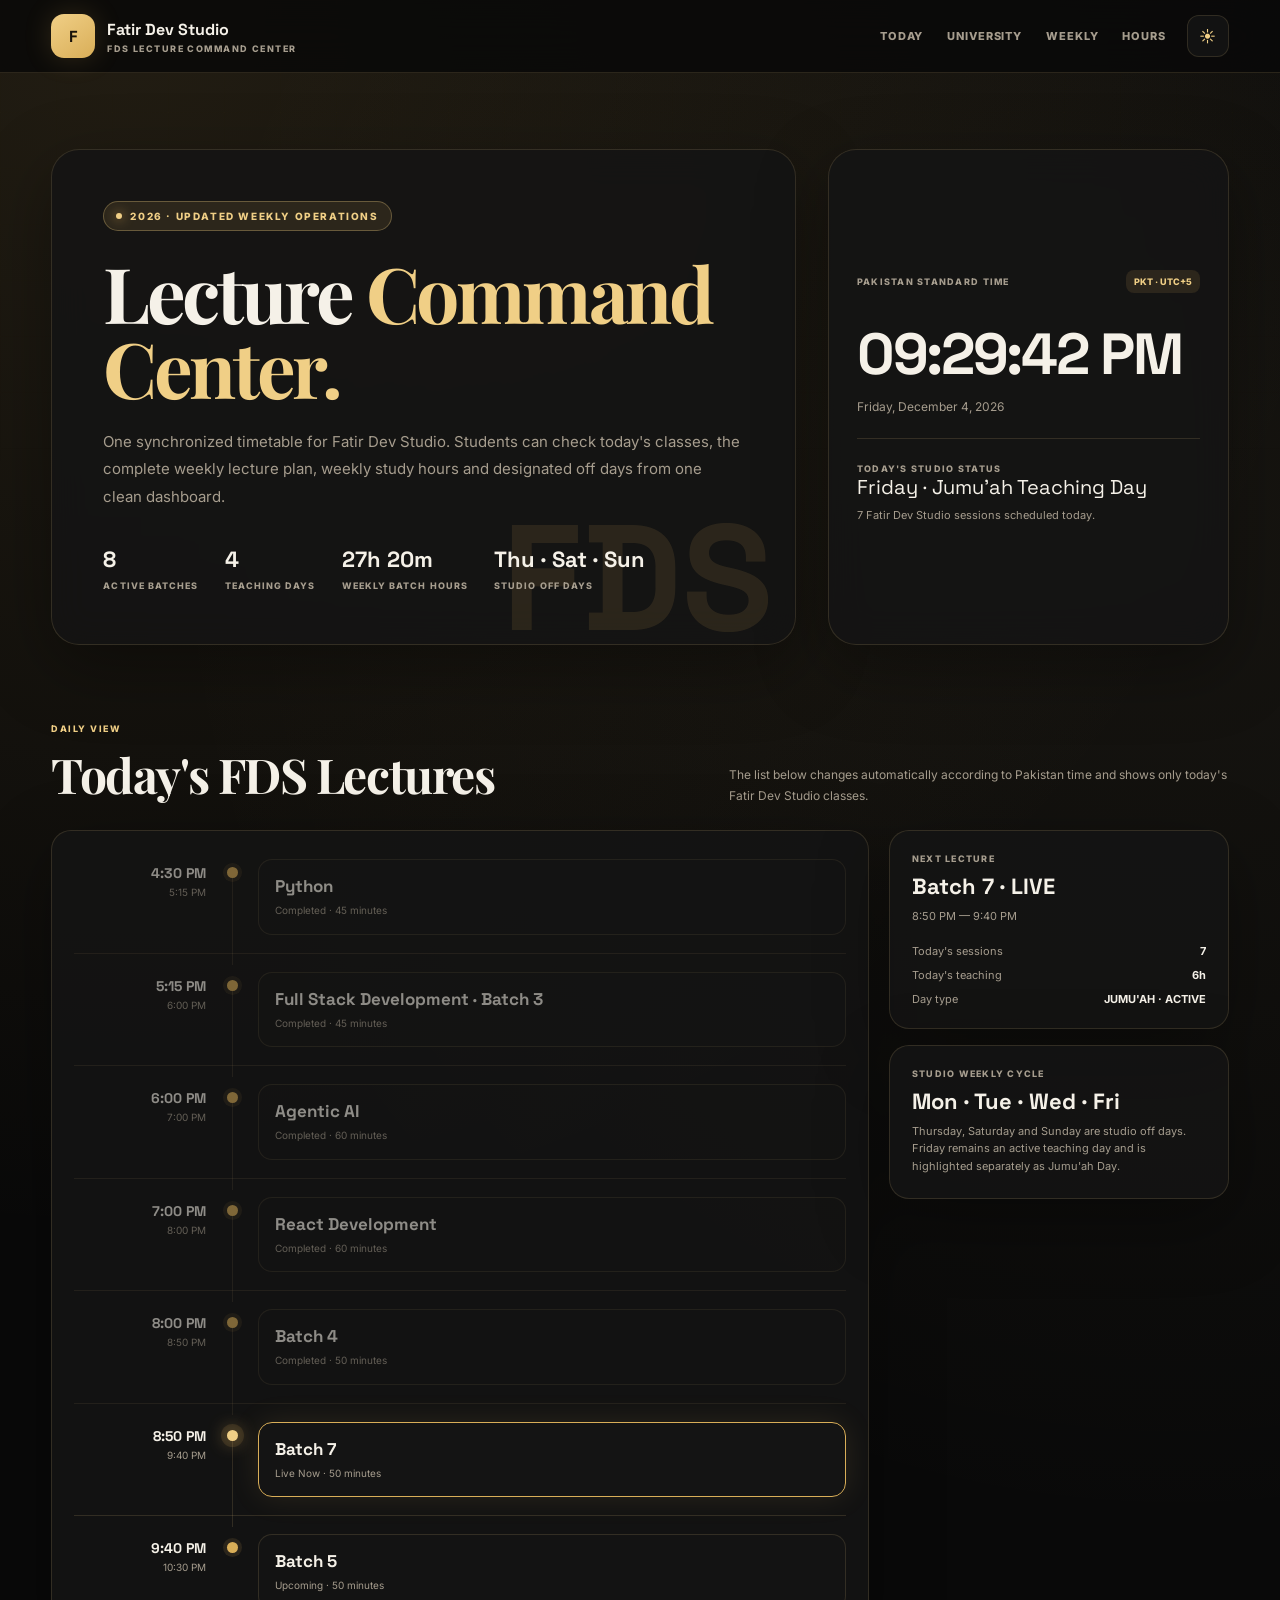
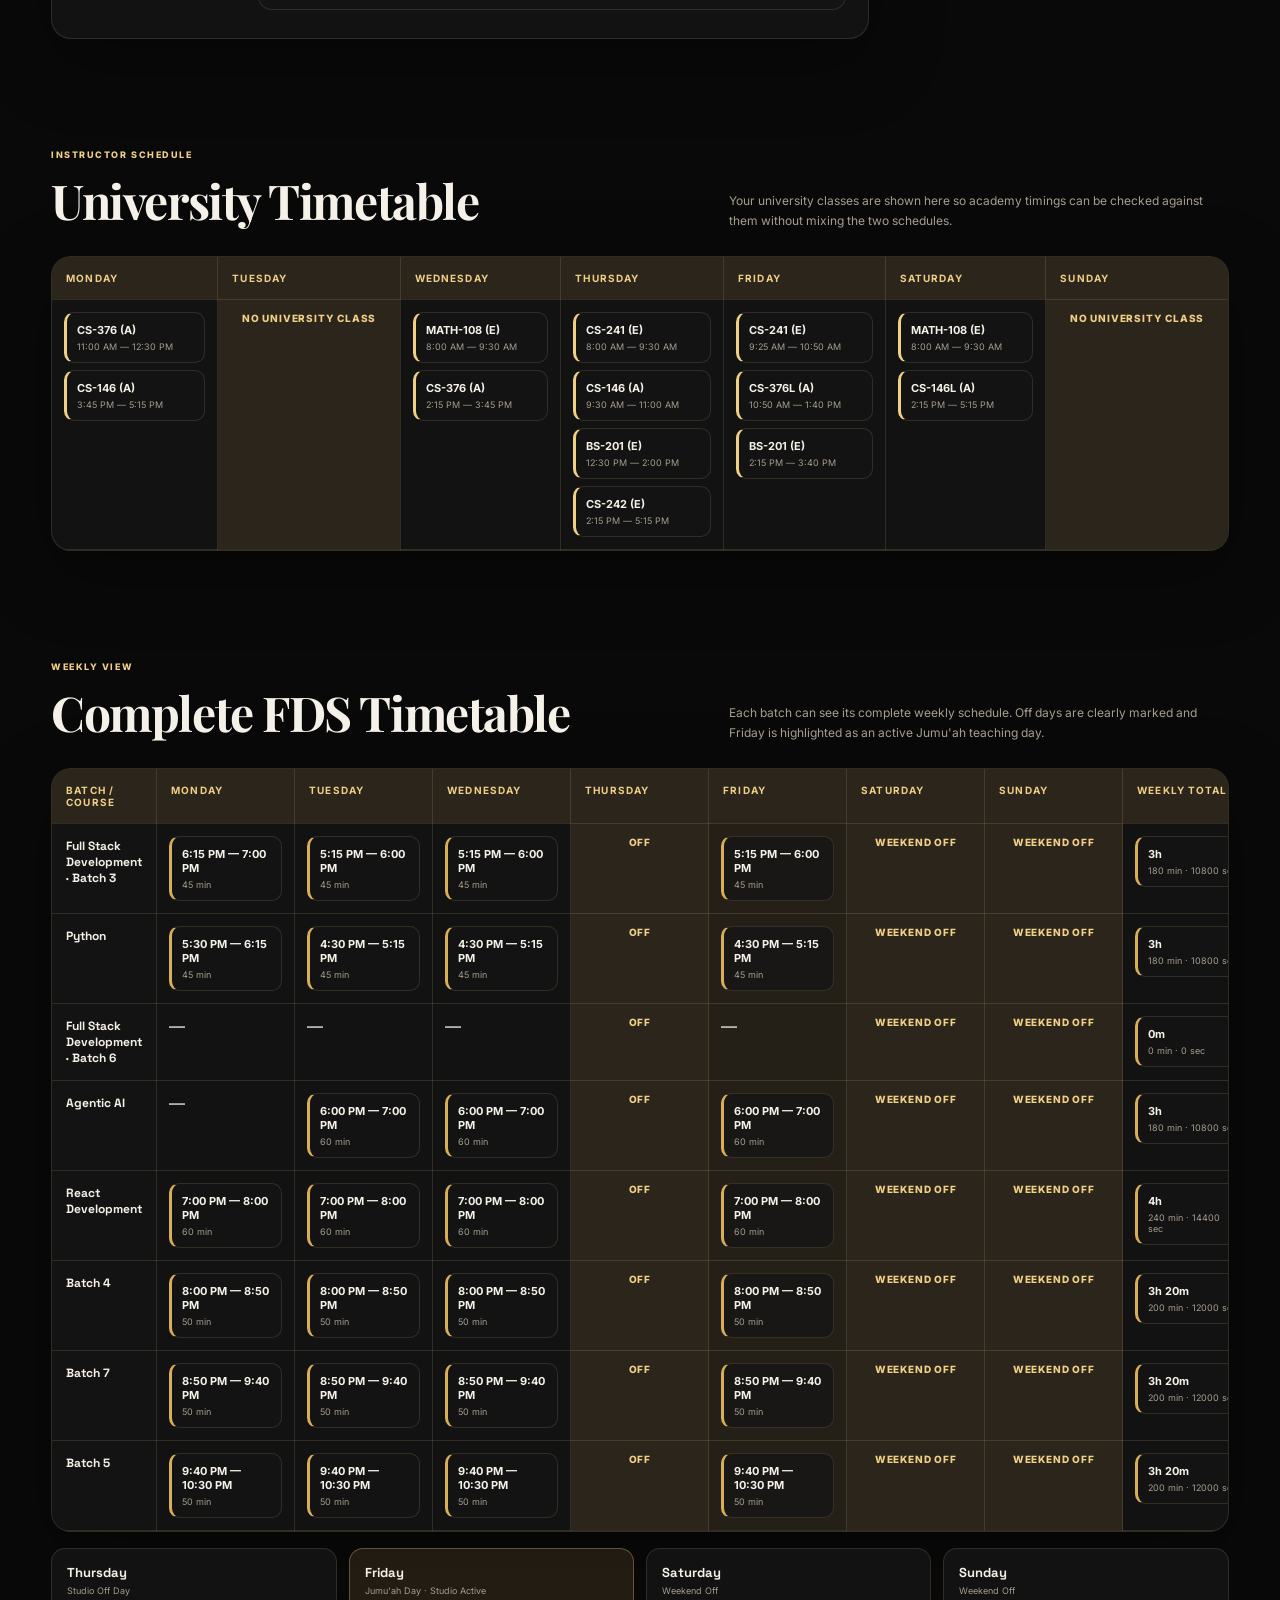
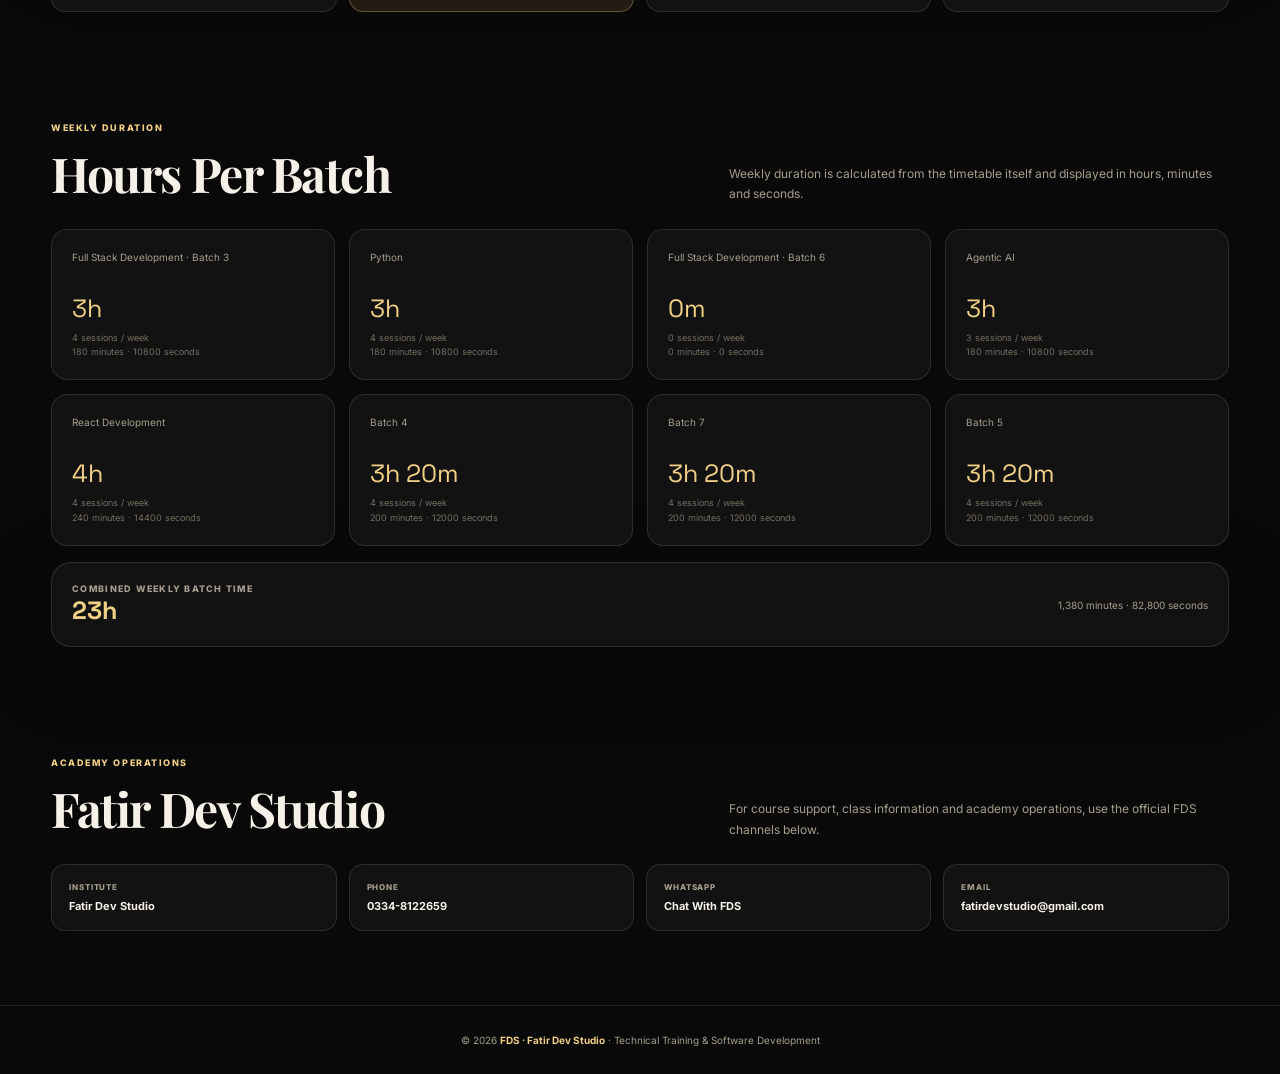
<file: index.html>
<!doctype html>
<html lang="en">
  <head>
    <meta charset="UTF-8" />
    <meta name="viewport" content="width=device-width, initial-scale=1.0" />
    <meta name="theme-color" content="#0b0b0b" />
    <title>FDS | Weekly Lecture Command Center</title>
    <meta
      name="description"
      content="Fatir Dev Studio daily and weekly lecture timetable with instructor university schedule."
    />
    <link rel="preconnect" href="https://fonts.googleapis.com" />
    <link rel="preconnect" href="https://fonts.gstatic.com" crossorigin />
    <link
      href="https://fonts.googleapis.com/css2?family=Inter:wght@400;500;600;700;800&family=Playfair+Display:wght@700&family=Space+Grotesk:wght@500;600;700&display=swap"
      rel="stylesheet"
    />

    <style>
      :root {
        --bg: #090909;
        --bg-soft: #0f0f0f;
        --surface: rgba(20, 20, 20, 0.86);
        --surface-2: rgba(27, 27, 27, 0.88);
        --surface-solid: #151515;
        --text: #f5f1e8;
        --muted: #a69d8e;
        --faint: #756d61;
        --gold: #d9ae58;
        --gold-2: #f0cf86;
        --gold-soft: rgba(217, 174, 88, 0.12);
        --border: rgba(240, 207, 134, 0.14);
        --border-strong: rgba(240, 207, 134, 0.3);
        --danger: #e58a8a;
        --success: #9bd4ab;
        --shadow: 0 22px 70px rgba(0, 0, 0, 0.34);
        --radius-xl: 28px;
        --radius-lg: 20px;
        --radius-md: 14px;
        --max: 1420px;
      }

      body.light {
        --bg: #f3efe7;
        --bg-soft: #ebe4d8;
        --surface: rgba(255, 252, 246, 0.88);
        --surface-2: rgba(250, 245, 235, 0.92);
        --surface-solid: #fffaf2;
        --text: #1e1b17;
        --muted: #6f665b;
        --faint: #8d8274;
        --gold: #9c6b20;
        --gold-2: #b9832f;
        --gold-soft: rgba(156, 107, 32, 0.1);
        --border: rgba(90, 65, 32, 0.14);
        --border-strong: rgba(156, 107, 32, 0.3);
        --danger: #a94c4c;
        --success: #35764a;
        --shadow: 0 22px 70px rgba(87, 70, 45, 0.12);
      }

      * {
        box-sizing: border-box;
        margin: 0;
        padding: 0;
      }
      html {
        scroll-behavior: smooth;
      }
      body {
        min-height: 100vh;
        background:
          radial-gradient(circle at 10% 0%, var(--gold-soft), transparent 28%),
          radial-gradient(
            circle at 92% 12%,
            rgba(240, 207, 134, 0.06),
            transparent 26%
          ),
          var(--bg);
        color: var(--text);
        font-family: "Inter", sans-serif;
        transition:
          background 0.25s ease,
          color 0.25s ease;
      }

      body::before {
        content: "";
        position: fixed;
        inset: 0;
        pointer-events: none;
        z-index: -1;
        opacity: 0.45;
        background-image:
          linear-gradient(rgba(217, 174, 88, 0.025) 1px, transparent 1px),
          linear-gradient(90deg, rgba(217, 174, 88, 0.025) 1px, transparent 1px);
        background-size: 56px 56px;
        mask-image: linear-gradient(to bottom, #000, transparent 88%);
      }

      a {
        color: inherit;
      }
      button {
        font: inherit;
      }

      .container {
        width: min(92%, var(--max));
        margin: 0 auto;
      }

      .navbar {
        position: sticky;
        top: 0;
        z-index: 1000;
        border-bottom: 1px solid var(--border);
        background: color-mix(in srgb, var(--bg) 84%, transparent);
        backdrop-filter: blur(22px);
      }

      .nav-inner {
        min-height: 72px;
        display: flex;
        align-items: center;
        justify-content: space-between;
        gap: 22px;
      }

      .brand {
        display: flex;
        align-items: center;
        gap: 12px;
        text-decoration: none;
      }
      .brand-mark {
        width: 44px;
        height: 44px;
        border-radius: 13px;
        display: grid;
        place-items: center;
        background: linear-gradient(145deg, var(--gold-2), var(--gold));
        color: #17110a;
        font-family: "Space Grotesk", sans-serif;
        font-weight: 800;
        box-shadow: 0 0 28px rgba(217, 174, 88, 0.18);
      }
      .brand-copy strong {
        display: block;
        font-family: "Space Grotesk";
        font-size: 16px;
      }
      .brand-copy span {
        display: block;
        color: var(--muted);
        font-size: 9px;
        font-weight: 800;
        letter-spacing: 0.16em;
        text-transform: uppercase;
        margin-top: 3px;
      }

      .nav-actions {
        display: flex;
        align-items: center;
        gap: 9px;
      }
      .nav-links {
        display: flex;
        gap: 24px;
        margin-right: 12px;
      }
      .nav-links a {
        text-decoration: none;
        color: var(--muted);
        font-size: 11px;
        font-weight: 800;
        text-transform: uppercase;
        letter-spacing: 0.08em;
      }
      .nav-links a:hover {
        color: var(--gold-2);
      }

      .theme-btn {
        width: 42px;
        height: 42px;
        border: 1px solid var(--border);
        border-radius: 12px;
        background: var(--surface);
        color: var(--gold-2);
        cursor: pointer;
        transition: 0.2s ease;
      }
      .theme-btn:hover {
        transform: translateY(-2px);
        border-color: var(--border-strong);
      }

      .hero {
        padding: 76px 0 42px;
      }
      .hero-grid {
        display: grid;
        grid-template-columns: 1.3fr 0.7fr;
        gap: 32px;
        align-items: stretch;
      }
      .hero-copy,
      .clock-card {
        border: 1px solid var(--border);
        background: var(--surface);
        backdrop-filter: blur(18px);
        border-radius: var(--radius-xl);
        box-shadow: var(--shadow);
      }
      .hero-copy {
        padding: clamp(28px, 4vw, 56px);
        position: relative;
        overflow: hidden;
      }
      .hero-copy::after {
        content: "FDS";
        position: absolute;
        right: 22px;
        bottom: -30px;
        font-family: "Space Grotesk";
        font-size: 150px;
        font-weight: 800;
        color: var(--gold-soft);
        pointer-events: none;
      }
      .kicker {
        display: inline-flex;
        align-items: center;
        gap: 8px;
        color: var(--gold-2);
        font-size: 10px;
        font-weight: 800;
        text-transform: uppercase;
        letter-spacing: 0.16em;
        border: 1px solid var(--border-strong);
        border-radius: 999px;
        padding: 8px 12px;
        background: var(--gold-soft);
      }
      .kicker::before {
        content: "";
        width: 6px;
        height: 6px;
        border-radius: 50%;
        background: var(--gold-2);
        box-shadow: 0 0 12px var(--gold);
      }
      .hero h1 {
        max-width: 900px;
        margin-top: 24px;
        font-family: "Playfair Display", serif;
        font-size: clamp(48px, 6vw, 82px);
        line-height: 0.98;
        letter-spacing: -0.045em;
      }
      .hero h1 span {
        color: var(--gold-2);
      }
      .hero p {
        max-width: 760px;
        margin-top: 22px;
        color: var(--muted);
        font-size: 15px;
        line-height: 1.85;
      }

      .quick-stats {
        display: flex;
        flex-wrap: wrap;
        gap: 26px;
        margin-top: 34px;
        position: relative;
        z-index: 1;
      }
      .quick-stat strong {
        display: block;
        font-family: "Space Grotesk";
        font-size: 22px;
        color: var(--text);
      }
      .quick-stat span {
        color: var(--muted);
        font-size: 9px;
        font-weight: 800;
        text-transform: uppercase;
        letter-spacing: 0.12em;
      }

      .clock-card {
        padding: 28px;
        display: flex;
        flex-direction: column;
        justify-content: center;
      }
      .clock-top {
        display: flex;
        align-items: center;
        justify-content: space-between;
        gap: 10px;
      }
      .label {
        color: var(--muted);
        font-size: 9px;
        font-weight: 800;
        letter-spacing: 0.14em;
        text-transform: uppercase;
      }
      .pkt {
        color: var(--gold-2);
        font-size: 9px;
        font-weight: 800;
        background: var(--gold-soft);
        padding: 6px 8px;
        border-radius: 8px;
      }
      #clock {
        margin-top: 24px;
        font-family: "Space Grotesk";
        font-size: clamp(40px, 5vw, 58px);
        font-weight: 700;
        letter-spacing: -0.04em;
      }
      #date {
        margin-top: 8px;
        color: var(--muted);
        font-size: 12px;
      }
      .clock-line {
        height: 1px;
        background: var(--border);
        margin: 24px 0;
      }
      #day-status {
        font-family: "Space Grotesk";
        font-size: 20px;
      }
      #day-status-sub {
        color: var(--muted);
        font-size: 11px;
        line-height: 1.6;
        margin-top: 7px;
      }

      .section {
        padding: 36px 0 74px;
      }
      .section-head {
        display: flex;
        justify-content: space-between;
        align-items: end;
        gap: 28px;
        margin-bottom: 24px;
      }
      .section-head h2 {
        font-family: "Playfair Display";
        font-size: clamp(34px, 4vw, 48px);
        letter-spacing: -0.03em;
      }
      .section-head p {
        max-width: 500px;
        color: var(--muted);
        font-size: 12px;
        line-height: 1.7;
      }
      .eyebrow {
        color: var(--gold-2);
        font-size: 9px;
        font-weight: 800;
        letter-spacing: 0.17em;
        text-transform: uppercase;
        margin-bottom: 8px;
      }

      .card {
        border: 1px solid var(--border);
        background: var(--surface);
        border-radius: var(--radius-lg);
        box-shadow: var(--shadow);
        overflow: hidden;
      }

      .daily-layout {
        display: grid;
        grid-template-columns: 1fr 340px;
        gap: 20px;
        align-items: start;
      }
      .daily-list {
        padding: 10px 22px;
      }
      .lecture {
        display: grid;
        grid-template-columns: 132px 20px 1fr;
        gap: 16px;
        align-items: stretch;
        padding: 18px 0;
        border-bottom: 1px solid var(--border);
      }
      .lecture:last-child {
        border-bottom: 0;
      }
      .lecture-time {
        text-align: right;
        padding-top: 5px;
      }
      .lecture-time strong {
        display: block;
        font-family: "Space Grotesk";
        font-size: 14px;
      }
      .lecture-time span {
        display: block;
        color: var(--muted);
        font-size: 10px;
        margin-top: 4px;
      }
      .track {
        position: relative;
        display: flex;
        justify-content: center;
      }
      .track::after {
        content: "";
        position: absolute;
        top: 13px;
        bottom: -30px;
        width: 1px;
        background: var(--border);
      }
      .lecture:last-child .track::after {
        display: none;
      }
      .dot {
        width: 11px;
        height: 11px;
        margin-top: 8px;
        border-radius: 50%;
        background: var(--gold);
        box-shadow: 0 0 0 4px var(--gold-soft);
        z-index: 2;
      }
      .lecture-content {
        border: 1px solid var(--border);
        border-radius: 14px;
        padding: 15px 16px;
        background: color-mix(in srgb, var(--surface-solid) 72%, transparent);
      }
      .lecture-content h3 {
        font-family: "Space Grotesk";
        font-size: 17px;
      }
      .lecture-meta {
        margin-top: 6px;
        color: var(--muted);
        font-size: 10px;
        line-height: 1.55;
      }
      .lecture.live .lecture-content {
        border-color: var(--gold);
        box-shadow: 0 0 30px var(--gold-soft);
      }
      .lecture.complete {
        opacity: 0.55;
      }
      .lecture.live .dot {
        background: var(--gold-2);
        box-shadow:
          0 0 0 6px var(--gold-soft),
          0 0 18px var(--gold);
      }

      .side-stack {
        display: grid;
        gap: 16px;
      }
      .info-card {
        padding: 22px;
      }
      .info-card h3 {
        font-family: "Space Grotesk";
        margin-top: 8px;
        font-size: 22px;
      }
      .info-card p {
        color: var(--muted);
        font-size: 11px;
        line-height: 1.6;
        margin-top: 8px;
      }
      .mini-list {
        display: grid;
        gap: 10px;
        margin-top: 18px;
      }
      .mini-row {
        display: flex;
        justify-content: space-between;
        gap: 12px;
        color: var(--muted);
        font-size: 11px;
      }
      .mini-row strong {
        color: var(--text);
      }

      .holiday-card {
        padding: 30px;
        text-align: center;
        border: 1px dashed var(--border-strong);
        border-radius: 18px;
        background: var(--gold-soft);
      }
      .holiday-card .holiday-icon {
        font-size: 34px;
      }
      .holiday-card h3 {
        margin-top: 10px;
        font-family: "Playfair Display";
        font-size: 28px;
      }
      .holiday-card p {
        margin: 8px auto 0;
        max-width: 520px;
        color: var(--muted);
        font-size: 12px;
        line-height: 1.7;
      }

      .table-wrap {
        overflow-x: auto;
      }
      table {
        width: 100%;
        border-collapse: collapse;
        min-width: 980px;
      }
      th,
      td {
        border-bottom: 1px solid var(--border);
        border-right: 1px solid var(--border);
        vertical-align: top;
      }
      th:last-child,
      td:last-child {
        border-right: 0;
      }
      thead th {
        padding: 15px 14px;
        background: var(--gold-soft);
        color: var(--gold-2);
        font-size: 10px;
        letter-spacing: 0.11em;
        text-transform: uppercase;
        text-align: left;
      }
      tbody th {
        width: 180px;
        padding: 14px;
        font-family: "Space Grotesk";
        font-size: 12px;
        text-align: left;
        background: color-mix(in srgb, var(--surface-solid) 74%, transparent);
      }
      td {
        padding: 12px;
        min-width: 138px;
      }

      .slot {
        display: block;
        border: 1px solid var(--border);
        border-left: 3px solid var(--gold);
        border-radius: 10px;
        padding: 10px;
        background: color-mix(in srgb, var(--surface-solid) 72%, transparent);
        margin-bottom: 7px;
      }
      .slot:last-child {
        margin-bottom: 0;
      }
      .slot strong {
        display: block;
        font-size: 11px;
      }
      .slot span {
        display: block;
        margin-top: 4px;
        color: var(--muted);
        font-size: 9px;
      }
      .slot.university {
        border-left-color: var(--gold-2);
      }
      .off-cell {
        background: var(--gold-soft);
        text-align: center;
        color: var(--gold-2);
        font-size: 10px;
        font-weight: 800;
        letter-spacing: 0.08em;
        text-transform: uppercase;
      }
      .jumuah-cell {
        background: color-mix(in srgb, var(--gold-soft) 75%, transparent);
      }

      .hours-grid {
        display: grid;
        grid-template-columns: repeat(4, minmax(0, 1fr));
        gap: 14px;
      }
      .hours-card {
        padding: 20px;
        border: 1px solid var(--border);
        border-radius: 16px;
        background: var(--surface);
      }
      .hours-card .course {
        color: var(--muted);
        font-size: 10px;
        line-height: 1.4;
        min-height: 30px;
      }
      .hours-card .total {
        margin-top: 12px;
        font-family: "Space Grotesk";
        font-size: 25px;
        color: var(--gold-2);
      }
      .hours-card .details {
        margin-top: 7px;
        color: var(--faint);
        font-size: 9px;
        line-height: 1.6;
      }

      .weekly-summary {
        margin-top: 16px;
        padding: 20px;
        display: flex;
        flex-wrap: wrap;
        justify-content: space-between;
        gap: 18px;
        align-items: center;
      }
      .weekly-summary strong {
        font-family: "Space Grotesk";
        color: var(--gold-2);
        font-size: 25px;
      }
      .weekly-summary span {
        color: var(--muted);
        font-size: 10px;
      }

      .holiday-strip {
        display: grid;
        grid-template-columns: repeat(4, 1fr);
        gap: 12px;
        margin-top: 16px;
      }
      .holiday-pill {
        padding: 15px;
        border-radius: 14px;
        border: 1px solid var(--border);
        background: var(--surface);
      }
      .holiday-pill strong {
        display: block;
        font-family: "Space Grotesk";
        font-size: 13px;
      }
      .holiday-pill span {
        display: block;
        color: var(--muted);
        font-size: 9px;
        margin-top: 4px;
      }
      .holiday-pill.special {
        border-color: var(--border-strong);
        background: var(--gold-soft);
      }

      .contact-grid {
        display: grid;
        grid-template-columns: repeat(4, 1fr);
        gap: 12px;
      }
      .contact-card {
        padding: 17px;
        border-radius: 14px;
        border: 1px solid var(--border);
        background: var(--surface);
        text-decoration: none;
      }
      .contact-card label {
        display: block;
        color: var(--muted);
        font-size: 8px;
        font-weight: 800;
        text-transform: uppercase;
        letter-spacing: 0.11em;
      }
      .contact-card strong {
        display: block;
        margin-top: 7px;
        font-size: 11px;
        word-break: break-word;
      }

      footer {
        border-top: 1px solid var(--border);
        padding: 28px 5%;
        text-align: center;
        color: var(--muted);
        font-size: 10px;
      }
      footer strong {
        color: var(--gold-2);
      }

      @media (max-width: 1080px) {
        .hero-grid,
        .daily-layout {
          grid-template-columns: 1fr;
        }
        .hours-grid {
          grid-template-columns: repeat(2, 1fr);
        }
        .holiday-strip {
          grid-template-columns: repeat(2, 1fr);
        }
        .contact-grid {
          grid-template-columns: repeat(2, 1fr);
        }
      }

      @media (max-width: 760px) {
        .nav-links {
          display: none;
        }
        .hero {
          padding-top: 44px;
        }
        .hero-copy,
        .clock-card {
          border-radius: 20px;
        }
        .section-head {
          align-items: flex-start;
          flex-direction: column;
        }
        .lecture {
          grid-template-columns: 1fr;
          gap: 8px;
        }
        .lecture-time {
          text-align: left;
          display: flex;
          gap: 9px;
          align-items: center;
        }
        .lecture-time span {
          margin-top: 0;
        }
        .track {
          display: none;
        }
        .hours-grid,
        .holiday-strip,
        .contact-grid {
          grid-template-columns: 1fr;
        }
      }
    </style>
  </head>

  <body>
    <nav class="navbar">
      <div class="container nav-inner">
        <a class="brand" href="#top">
          <div class="brand-mark">F</div>
          <div class="brand-copy">
            <strong>Fatir Dev Studio</strong>
            <span>FDS Lecture Command Center</span>
          </div>
        </a>

        <div class="nav-actions">
          <div class="nav-links">
            <a href="#today">Today</a>
            <a href="#university">University</a>
            <a href="#weekly">Weekly</a>
            <a href="#hours">Hours</a>
          </div>
          <button
            class="theme-btn"
            id="themeToggle"
            aria-label="Toggle light and dark mode"
          >
            ☀
          </button>
        </div>
      </div>
    </nav>

    <main id="top">
      <section class="hero">
        <div class="container hero-grid">
          <div class="hero-copy">
            <div class="kicker">2026 · Updated Weekly Operations</div>
            <h1>Lecture <span>Command Center.</span></h1>
            <p>
              One synchronized timetable for Fatir Dev Studio. Students can
              check today's classes, the complete weekly lecture plan, weekly
              study hours and designated off days from one clean dashboard.
            </p>

            <div class="quick-stats">
              <div class="quick-stat">
                <strong>8</strong><span>Active Batches</span>
              </div>
              <div class="quick-stat">
                <strong>4</strong><span>Teaching Days</span>
              </div>
              <div class="quick-stat">
                <strong>27h 20m</strong><span>Weekly Batch Hours</span>
              </div>
              <div class="quick-stat">
                <strong>Thu · Sat · Sun</strong><span>Studio Off Days</span>
              </div>
            </div>
          </div>

          <div class="clock-card">
            <div class="clock-top">
              <div class="label">Pakistan Standard Time</div>
              <div class="pkt">PKT · UTC+5</div>
            </div>
            <div id="clock">--:--:--</div>
            <div id="date">Loading date...</div>
            <div class="clock-line"></div>
            <div class="label">Today's Studio Status</div>
            <div id="day-status">Checking timetable...</div>
            <div id="day-status-sub">Synchronizing daily schedule.</div>
          </div>
        </div>
      </section>

      <section class="section" id="today">
        <div class="container">
          <div class="section-head">
            <div>
              <div class="eyebrow">Daily View</div>
              <h2>Today's FDS Lectures</h2>
            </div>
            <p>
              The list below changes automatically according to Pakistan time
              and shows only today's Fatir Dev Studio classes.
            </p>
          </div>

          <div class="daily-layout">
            <div class="card daily-list" id="dailyList"></div>

            <div class="side-stack">
              <div class="card info-card">
                <div class="label">Next Lecture</div>
                <h3 id="nextLectureName">Calculating...</h3>
                <p id="nextLectureTime">--</p>
                <div class="mini-list">
                  <div class="mini-row">
                    <span>Today's sessions</span
                    ><strong id="todayCount">0</strong>
                  </div>
                  <div class="mini-row">
                    <span>Today's teaching</span
                    ><strong id="todayHours">0m</strong>
                  </div>
                  <div class="mini-row">
                    <span>Day type</span><strong id="todayType">--</strong>
                  </div>
                </div>
              </div>

              <div class="card info-card">
                <div class="label">Studio Weekly Cycle</div>
                <h3>Mon · Tue · Wed · Fri</h3>
                <p>
                  Thursday, Saturday and Sunday are studio off days. Friday
                  remains an active teaching day and is highlighted separately
                  as Jumu'ah Day.
                </p>
              </div>
            </div>
          </div>
        </div>
      </section>

      <section class="section" id="university">
        <div class="container">
          <div class="section-head">
            <div>
              <div class="eyebrow">Instructor Schedule</div>
              <h2>University Timetable</h2>
            </div>
            <p>
              Your university classes are shown here so academy timings can be
              checked against them without mixing the two schedules.
            </p>
          </div>

          <div class="card table-wrap">
            <table id="universityTable"></table>
          </div>
        </div>
      </section>

      <section class="section" id="weekly">
        <div class="container">
          <div class="section-head">
            <div>
              <div class="eyebrow">Weekly View</div>
              <h2>Complete FDS Timetable</h2>
            </div>
            <p>
              Each batch can see its complete weekly schedule. Off days are
              clearly marked and Friday is highlighted as an active Jumu'ah
              teaching day.
            </p>
          </div>

          <div class="card table-wrap">
            <table id="academyTable"></table>
          </div>

          <div class="holiday-strip">
            <div class="holiday-pill">
              <strong>Thursday</strong><span>Studio Off Day</span>
            </div>
            <div class="holiday-pill special">
              <strong>Friday</strong><span>Jumu'ah Day · Studio Active</span>
            </div>
            <div class="holiday-pill">
              <strong>Saturday</strong><span>Weekend Off</span>
            </div>
            <div class="holiday-pill">
              <strong>Sunday</strong><span>Weekend Off</span>
            </div>
          </div>
        </div>
      </section>

      <section class="section" id="hours">
        <div class="container">
          <div class="section-head">
            <div>
              <div class="eyebrow">Weekly Duration</div>
              <h2>Hours Per Batch</h2>
            </div>
            <p>
              Weekly duration is calculated from the timetable itself and
              displayed in hours, minutes and seconds.
            </p>
          </div>

          <div class="hours-grid" id="hoursGrid"></div>

          <div class="card weekly-summary">
            <div>
              <div class="label">Combined Weekly Batch Time</div>
              <strong id="grandTotal">27h 20m</strong>
            </div>
            <span id="grandTotalDetail">1,640 minutes · 98,400 seconds</span>
          </div>
        </div>
      </section>

      <section class="section">
        <div class="container">
          <div class="section-head">
            <div>
              <div class="eyebrow">Academy Operations</div>
              <h2>Fatir Dev Studio</h2>
            </div>
            <p>
              For course support, class information and academy operations, use
              the official FDS channels below.
            </p>
          </div>

          <div class="contact-grid">
            <div class="contact-card">
              <label>Institute</label><strong>Fatir Dev Studio</strong>
            </div>
            <a class="contact-card" href="tel:+923348122659"
              ><label>Phone</label><strong>0334-8122659</strong></a
            >
            <a
              class="contact-card"
              href="https://wa.me/923348122659"
              target="_blank"
              rel="noopener"
              ><label>WhatsApp</label><strong>Chat With FDS</strong></a
            >
            <a class="contact-card" href="mailto:fatirdevstudio@gmail.com"
              ><label>Email</label><strong>fatirdevstudio@gmail.com</strong></a
            >
          </div>
        </div>
      </section>
    </main>

    <footer>
      © 2026 <strong>FDS · Fatir Dev Studio</strong> · Technical Training &
      Software Development
    </footer>

    <script>
      const DAYS = ["MON", "TUE", "WED", "THU", "FRI", "SAT", "SUN"];
      const DAY_NAMES = {
        MON: "Monday",
        TUE: "Tuesday",
        WED: "Wednesday",
        THU: "Thursday",
        FRI: "Friday",
        SAT: "Saturday",
        SUN: "Sunday",
      };

      const academySchedule = {
        MON: [
          { name: "Python", short: "PYTHON", start: "17:30", end: "18:15" },
          {
            name: "Full Stack Development · Batch 3",
            short: "FSD · B3",
            start: "18:15",
            end: "19:00",
          },
          {
            name: "React Development",
            short: "REACT",
            start: "19:00",
            end: "20:00",
          },
          { name: "Batch 4", short: "BATCH 4", start: "20:00", end: "20:50" },
          { name: "Batch 7", short: "BATCH 7", start: "20:50", end: "21:40" },
          { name: "Batch 5", short: "BATCH 5", start: "21:40", end: "22:30" },
        ],
        TUE: [
          
          { name: "Python", short: "PYTHON", start: "16:30", end: "17:15" },
          {
            name: "Full Stack Development · Batch 3",
            short: "FSD · B",
            start: "17:15",
            end: "18:00",
          },
          {
            name: "Agentic AI",
            short: "AGENTIC AI",
            start: "18:00",
            end: "19:00",
          },
          {
            name: "React Development",
            short: "REACT",
            start: "19:00",
            end: "20:00",
          },
          { name: "Batch 4", short: "BATCH 4", start: "20:00", end: "20:50" },
          { name: "Batch 7", short: "BATCH 7", start: "20:50", end: "21:40" },
          { name: "Batch 5", short: "BATCH 5", start: "21:40", end: "22:30" },
        ],
        WED: [
         
          { name: "Python", short: "PYTHON", start: "16:30", end: "17:15" },
          {
            name: "Full Stack Development · Batch 3",
            short: "FSD · B3",
            start: "17:15",
            end: "18:00",
          },
          {
            name: "Agentic AI",
            short: "AGENTIC AI",
            start: "18:00",
            end: "19:00",
          },
          {
            name: "React Development",
            short: "REACT",
            start: "19:00",
            end: "20:00",
          },
          { name: "Batch 4", short: "BATCH 4", start: "20:00", end: "20:50" },
          { name: "Batch 7", short: "BATCH 7", start: "20:50", end: "21:40" },
          { name: "Batch 5", short: "BATCH 5", start: "21:40", end: "22:30" },
        ],
        THU: [],
        FRI: [
        
          { name: "Python", short: "PYTHON", start: "16:30", end: "17:15" },
          {
            name: "Full Stack Development · Batch 3",
            short: "FSD · B3",
            start: "17:15",
            end: "18:00",
          },
          {
            name: "Agentic AI",
            short: "AGENTIC AI",
            start: "18:00",
            end: "19:00",
          },
          {
            name: "React Development",
            short: "REACT",
            start: "19:00",
            end: "20:00",
          },
          { name: "Batch 4", short: "BATCH 4", start: "20:00", end: "20:50" },
          { name: "Batch 7", short: "BATCH 7", start: "20:50", end: "21:40" },
          { name: "Batch 5", short: "BATCH 5", start: "21:40", end: "22:30" },
        ],
        SAT: [],
        SUN: [],
      };

      const universitySchedule = {
        MON: [
          { name: "CS-376 (A)", start: "11:00", end: "12:30" },
          { name: "CS-146 (A)", start: "15:45", end: "17:15" },
        ],
        TUE: [],
        WED: [
          { name: "MATH-108 (E)", start: "08:00", end: "09:30" },
          { name: "CS-376 (A)", start: "14:15", end: "15:45" },
        ],
        THU: [
          { name: "CS-241 (E)", start: "08:00", end: "09:30" },
          { name: "CS-146 (A)", start: "09:30", end: "11:00" },
          { name: "BS-201 (E)", start: "12:30", end: "14:00" },
          { name: "CS-242 (E)", start: "14:15", end: "17:15" },
        ],
        FRI: [
          { name: "CS-241 (E)", start: "09:25", end: "10:50" },
          { name: "CS-376L (A)", start: "10:50", end: "13:40" },
          { name: "BS-201 (E)", start: "14:15", end: "15:40" },
        ],
        SAT: [
          { name: "MATH-108 (E)", start: "08:00", end: "09:30" },
          { name: "CS-146L (A)", start: "14:15", end: "17:15" },
        ],
        SUN: [],
      };

      const batchOrder = [
        "Full Stack Development · Batch 3",
        "Python",
        "Full Stack Development · Batch 6",
        "Agentic AI",
        "React Development",
        "Batch 4",
        "Batch 7",
        "Batch 5",
      ];

      function toMinutes(t) {
        const [h, m] = t.split(":").map(Number);
        return h * 60 + m;
      }

      function formatTime(t) {
        const [h, m] = t.split(":").map(Number);
        const suffix = h >= 12 ? "PM" : "AM";
        const hour = h % 12 || 12;
        return `${hour}:${String(m).padStart(2, "0")} ${suffix}`;
      }

      function durationMinutes(start, end) {
        return toMinutes(end) - toMinutes(start);
      }

      function formatDuration(minutes) {
        const h = Math.floor(minutes / 60);
        const m = minutes % 60;
        if (h && m) return `${h}h ${m}m`;
        if (h) return `${h}h`;
        return `${m}m`;
      }

      function getPakistanNow() {
        const fmt = new Intl.DateTimeFormat("en-US", {
          timeZone: "Asia/Karachi",
          weekday: "short",
          year: "numeric",
          month: "long",
          day: "numeric",
          hour: "2-digit",
          minute: "2-digit",
          second: "2-digit",
          hour12: false,
        });
        const parts = fmt.formatToParts(new Date());
        const get = (type) => parts.find((p) => p.type === type)?.value;
        let hour = Number(get("hour"));
        if (hour === 24) hour = 0;
        const minute = Number(get("minute"));
        const second = Number(get("second"));
        const day = get("weekday").toUpperCase();
        return {
          hour,
          minute,
          second,
          day,
          currentMinutes: hour * 60 + minute,
        };
      }

      function renderClock() {
        const now = getPakistanNow();
        const suffix = now.hour >= 12 ? "PM" : "AM";
        const hour12 = now.hour % 12 || 12;
        document.getElementById("clock").textContent =
          `${String(hour12).padStart(2, "0")}:${String(now.minute).padStart(2, "0")}:${String(now.second).padStart(2, "0")} ${suffix}`;
        document.getElementById("date").textContent = new Intl.DateTimeFormat(
          "en-US",
          {
            timeZone: "Asia/Karachi",
            weekday: "long",
            year: "numeric",
            month: "long",
            day: "numeric",
          },
        ).format(new Date());
      }

      function renderDaily() {
        const now = getPakistanNow();
        const list = academySchedule[now.day] || [];
        const dailyList = document.getElementById("dailyList");
        const status = document.getElementById("day-status");
        const statusSub = document.getElementById("day-status-sub");
        const todayType = document.getElementById("todayType");

        document.getElementById("todayCount").textContent = list.length;
        const todayMinutes = list.reduce(
          (sum, x) => sum + durationMinutes(x.start, x.end),
          0,
        );
        document.getElementById("todayHours").textContent =
          formatDuration(todayMinutes);

        if (!list.length) {
          const offLabel =
            now.day === "THU"
              ? "Thursday · Studio Off Day"
              : now.day === "SAT"
                ? "Saturday · Weekend Off"
                : "Sunday · Weekend Off";
          status.textContent = offLabel;
          statusSub.textContent =
            "No Fatir Dev Studio lectures are scheduled today.";
          todayType.textContent = "OFF";
          dailyList.innerHTML = `
          <div class="holiday-card">
            <div class="holiday-icon">✦</div>
            <h3>${offLabel}</h3>
            <p>Regular classes resume on the next active studio day. Use the weekly timetable below to check your next lecture.</p>
          </div>`;
          document.getElementById("nextLectureName").textContent =
            "Next active studio day";
          document.getElementById("nextLectureTime").textContent =
            findNextLecture(now.day);
          return;
        }

        todayType.textContent =
          now.day === "FRI" ? "JUMU'AH · ACTIVE" : "TEACHING DAY";
        status.textContent =
          now.day === "FRI"
            ? "Friday · Jumu'ah Teaching Day"
            : `${DAY_NAMES[now.day]} · Studio Active`;
        statusSub.textContent = `${list.length} Fatir Dev Studio session${list.length > 1 ? "s" : ""} scheduled today.`;

        dailyList.innerHTML = list
          .map((item) => {
            const s = toMinutes(item.start);
            const e = toMinutes(item.end);
            let cls = "";
            let badge = "Upcoming";
            if (now.currentMinutes >= e) {
              cls = "complete";
              badge = "Completed";
            } else if (now.currentMinutes >= s && now.currentMinutes < e) {
              cls = "live";
              badge = "Live Now";
            }
            return `
          <article class="lecture ${cls}">
            <div class="lecture-time"><strong>${formatTime(item.start)}</strong><span>${formatTime(item.end)}</span></div>
            <div class="track"><div class="dot"></div></div>
            <div class="lecture-content">
              <h3>${item.name}</h3>
              <div class="lecture-meta">${badge} · ${durationMinutes(item.start, item.end)} minutes</div>
            </div>
          </article>`;
          })
          .join("");

        const next = list.find((x) => now.currentMinutes < toMinutes(x.start));
        const live = list.find(
          (x) =>
            now.currentMinutes >= toMinutes(x.start) &&
            now.currentMinutes < toMinutes(x.end),
        );
        if (live) {
          document.getElementById("nextLectureName").textContent =
            `${live.name} · LIVE`;
          document.getElementById("nextLectureTime").textContent =
            `${formatTime(live.start)} — ${formatTime(live.end)}`;
        } else if (next) {
          document.getElementById("nextLectureName").textContent = next.name;
          document.getElementById("nextLectureTime").textContent =
            `${formatTime(next.start)} — ${formatTime(next.end)}`;
        } else {
          document.getElementById("nextLectureName").textContent =
            "Today's classes completed";
          document.getElementById("nextLectureTime").textContent =
            findNextLecture(now.day);
        }
      }

      function findNextLecture(currentDay) {
        const currentIndex = DAYS.indexOf(currentDay);
        for (let step = 1; step <= 7; step++) {
          const day = DAYS[(currentIndex + step) % 7];
          if (academySchedule[day]?.length) {
            const first = academySchedule[day][0];
            return `${DAY_NAMES[day]} · ${formatTime(first.start)} · ${first.name}`;
          }
        }
        return "No upcoming lecture";
      }

      function renderUniversityTable() {
        const table = document.getElementById("universityTable");
        table.innerHTML = `
        <thead>
          <tr>
            ${DAYS.map((d) => `<th>${DAY_NAMES[d]}</th>`).join("")}
          </tr>
        </thead>
        <tbody>
          <tr>
            ${DAYS.map((day) => {
              const items = universitySchedule[day];
              if (!items.length)
                return `<td class="off-cell">No University Class</td>`;
              return `<td>${items.map((x) => `<span class="slot university"><strong>${x.name}</strong><span>${formatTime(x.start)} — ${formatTime(x.end)}</span></span>`).join("")}</td>`;
            }).join("")}
          </tr>
        </tbody>`;
      }

      function renderAcademyTable() {
        const table = document.getElementById("academyTable");
        let html = `
        <thead>
          <tr>
            <th>Batch / Course</th>
            ${DAYS.map((d) => `<th>${DAY_NAMES[d]}</th>`).join("")}
            <th>Weekly Total</th>
          </tr>
        </thead><tbody>`;

        batchOrder.forEach((batch) => {
          let weeklyMinutes = 0;
          html += `<tr><th>${batch}</th>`;
          DAYS.forEach((day) => {
            const classes = academySchedule[day].filter(
              (x) => x.name === batch,
            );
            if (!classes.length) {
              const label =
                day === "THU"
                  ? "OFF"
                  : day === "SAT" || day === "SUN"
                    ? "WEEKEND OFF"
                    : "—";
              const cls =
                day === "THU" || day === "SAT" || day === "SUN"
                  ? "off-cell"
                  : day === "FRI"
                    ? "jumuah-cell"
                    : "";
              html += `<td class="${cls}">${label}</td>`;
            } else {
              classes.forEach(
                (x) => (weeklyMinutes += durationMinutes(x.start, x.end)),
              );
              html += `<td class="${day === "FRI" ? "jumuah-cell" : ""}">${classes.map((x) => `<span class="slot"><strong>${formatTime(x.start)} — ${formatTime(x.end)}</strong><span>${durationMinutes(x.start, x.end)} min</span></span>`).join("")}</td>`;
            }
          });
          html += `<td><span class="slot"><strong>${formatDuration(weeklyMinutes)}</strong><span>${weeklyMinutes} min · ${weeklyMinutes * 60} sec</span></span></td></tr>`;
        });

        table.innerHTML = html + `</tbody>`;
      }

      function renderHours() {
        const totals = Object.fromEntries(batchOrder.map((x) => [x, 0]));
        DAYS.forEach((day) =>
          academySchedule[day].forEach((x) => {
            totals[x.name] += durationMinutes(x.start, x.end);
          }),
        );

        const grid = document.getElementById("hoursGrid");
        grid.innerHTML = batchOrder
          .map((name) => {
            const min = totals[name];
            const sessions = DAYS.reduce(
              (sum, day) =>
                sum +
                academySchedule[day].filter((x) => x.name === name).length,
              0,
            );
            return `
          <div class="hours-card">
            <div class="course">${name}</div>
            <div class="total">${formatDuration(min)}</div>
            <div class="details">${sessions} sessions / week<br>${min} minutes · ${min * 60} seconds</div>
          </div>`;
          })
          .join("");

        const grand = Object.values(totals).reduce((a, b) => a + b, 0);
        document.getElementById("grandTotal").textContent =
          formatDuration(grand);
        document.getElementById("grandTotalDetail").textContent =
          `${grand.toLocaleString()} minutes · ${(grand * 60).toLocaleString()} seconds`;
      }

      function setupTheme() {
        const saved = localStorage.getItem("fds-theme");
        if (saved === "light") document.body.classList.add("light");
        const btn = document.getElementById("themeToggle");
        const syncIcon = () =>
          (btn.textContent = document.body.classList.contains("light")
            ? "☾"
            : "☀");
        syncIcon();
        btn.addEventListener("click", () => {
          document.body.classList.toggle("light");
          localStorage.setItem(
            "fds-theme",
            document.body.classList.contains("light") ? "light" : "dark",
          );
          syncIcon();
        });
      }

      setupTheme();
      renderUniversityTable();
      renderAcademyTable();
      renderHours();
      renderClock();
      renderDaily();
      setInterval(renderClock, 1000);
      setInterval(renderDaily, 30000);
    </script>
  </body>
</html>
</file>
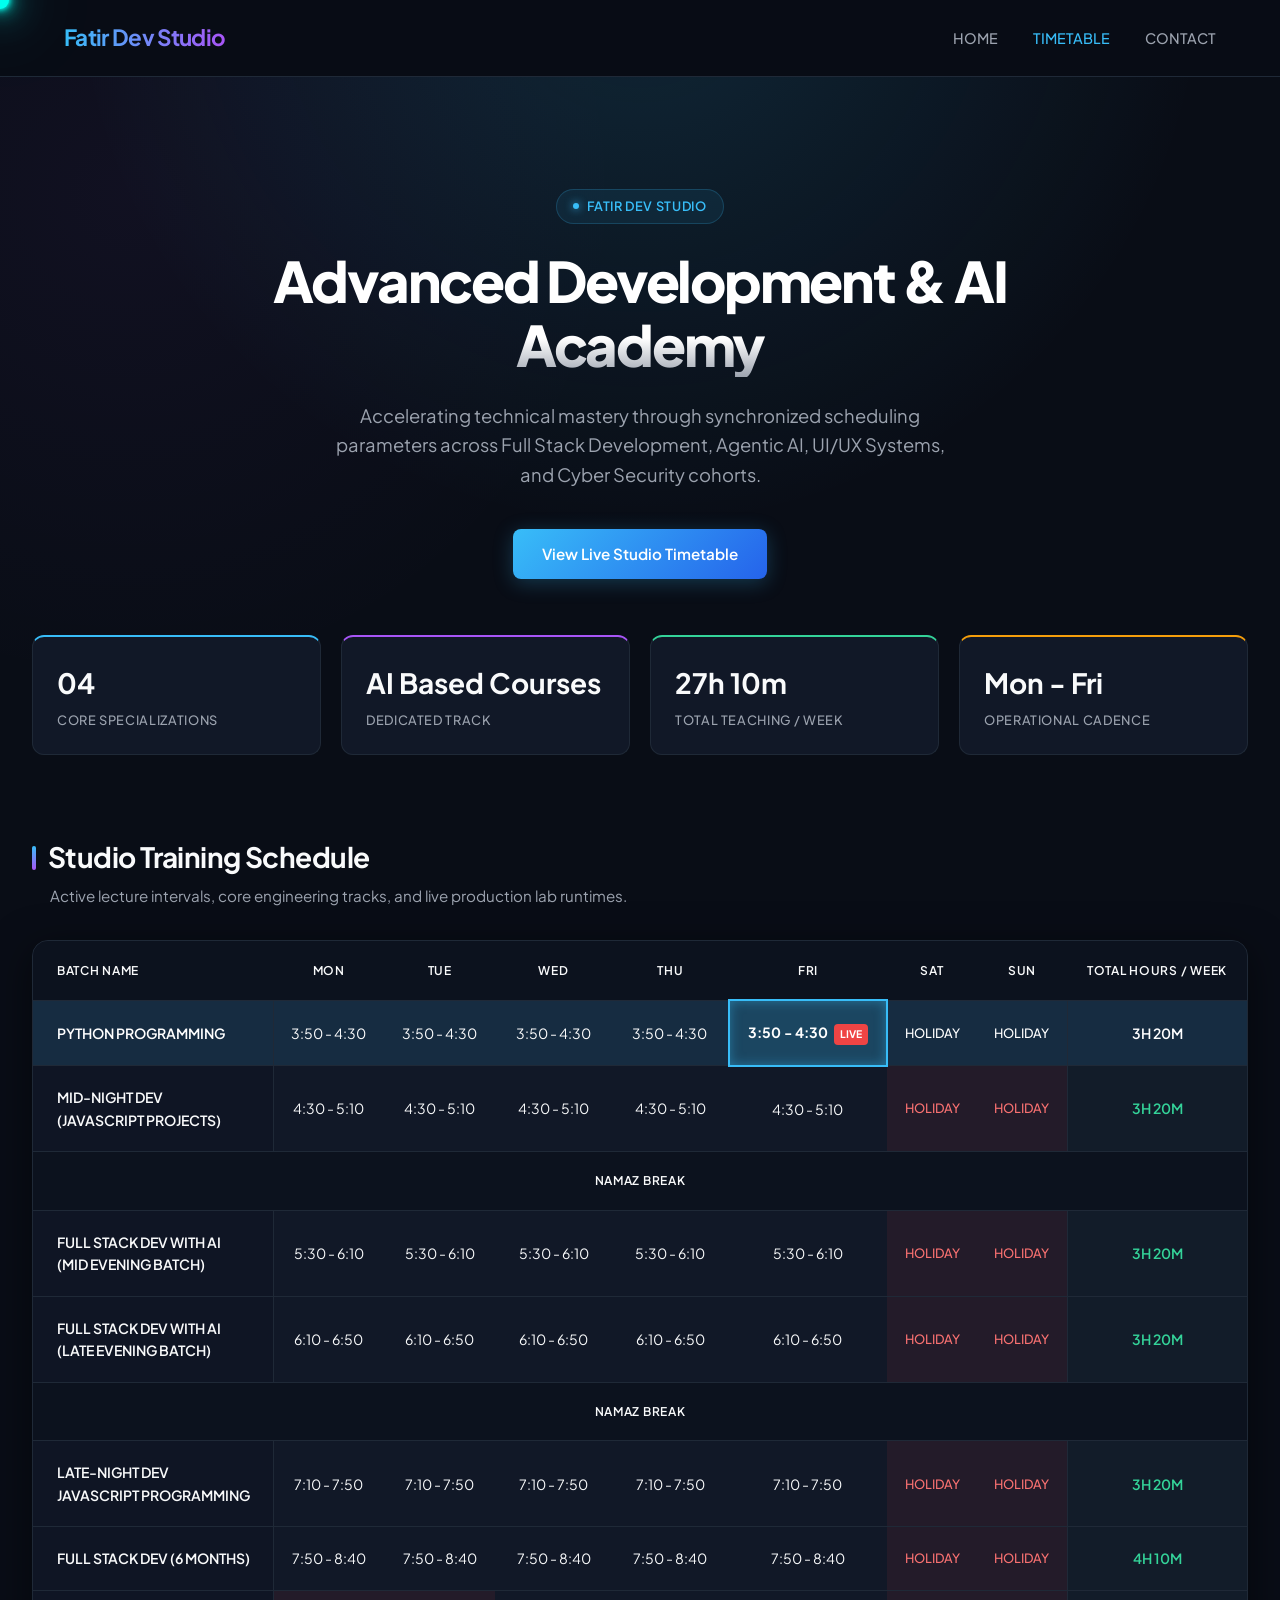
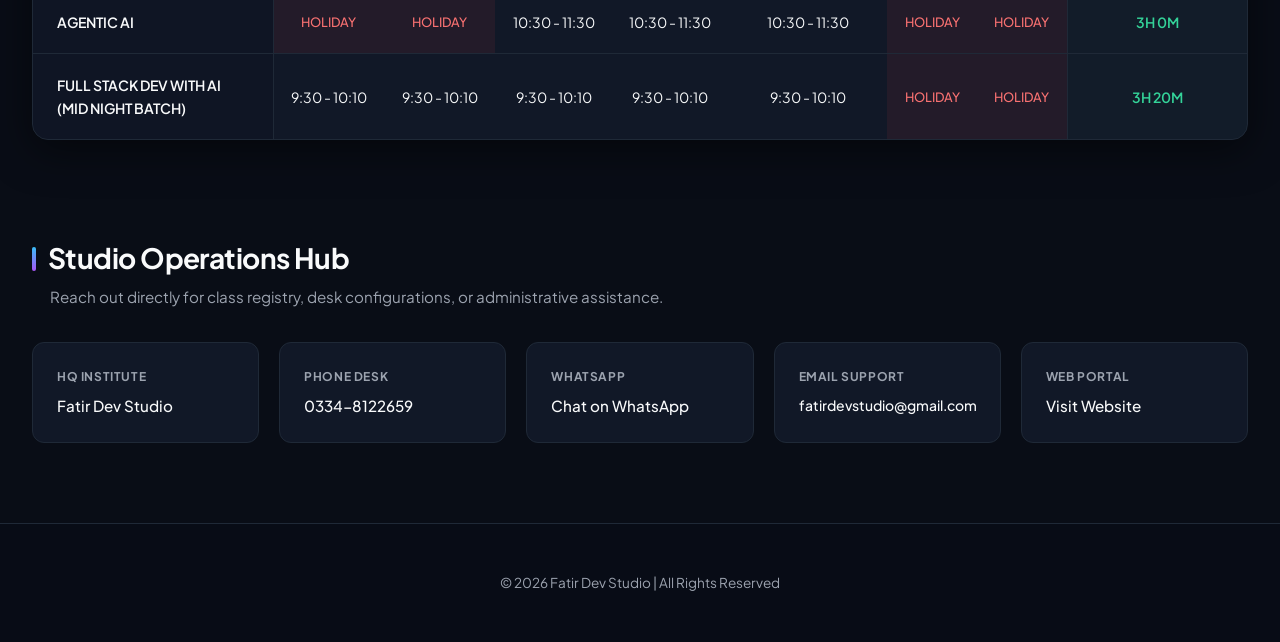
<file: backup.html>
<!doctype html>
<html lang="en">
  <head>
    <meta charset="UTF-8" />
    <meta name="viewport" content="width=device-width, initial-scale=1.0" />
    <title>Fatir Dev Studio | Timetable & Ecosystem</title>
    <link
      rel="shortcut icon"
      href="/30Sep24 Anis Camera Studio Free Upload .png"
      type="image/x-icon"
    />
    <link rel="preconnect" href="https://fonts.googleapis.com" />
    <link rel="preconnect" href="https://fonts.gstatic.com" crossorigin />
    <link
      href="https://fonts.googleapis.com/css2?family=Plus+Jakarta+Sans:wght@300;400;500;600;700&display=swap"
      rel="stylesheet"
    />

    <style>
      :root {
        --bg-dark: #090d16;
        --bg-card: #111827;
        --accent-primary: #38bdf8;
        --accent-purple: #a855f7;
        --text-main: #f9fafb;
        --text-muted: #9ca3af;
        --border-color: #1f2937;
        --holiday-bg: rgba(239, 68, 68, 0.08);
        --holiday-text: #f87171;
        --success: #34d399;
      }

      * {
        box-sizing: border-box;
        margin: 0;
        padding: 0;
        font-family: "Plus Jakarta Sans", sans-serif;
        scroll-behavior: smooth;
        cursor: none;
      }

      body {
        background-color: var(--bg-dark);
        color: var(--text-main);
        line-height: 1.6;
        overflow-x: hidden;
      }

      /* NAVBAR */
      .navbar {
        display: flex;
        justify-content: space-between;
        align-items: center;
        padding: 1.25rem 5%;
        background-color: rgba(9, 13, 22, 0.7);
        backdrop-filter: blur(16px);
        position: sticky;
        top: 0;
        z-index: 100;
        border-bottom: 1px solid var(--border-color);
      }

      .logo {
        font-size: 1.4rem;
        font-weight: 700;
        letter-spacing: -0.03em;
        background: linear-gradient(
          to right,
          var(--accent-primary),
          var(--accent-purple)
        );
        -webkit-background-clip: text;
        -webkit-text-fill-color: transparent;
      }

      .nav-links a {
        color: var(--text-muted);
        text-decoration: none;
        margin-left: 2rem;
        font-weight: 500;
        font-size: 0.9rem;
        transition: color 0.2s ease;
        text-transform: uppercase;
      }

      .nav-links a:hover,
      .nav-links a.active {
        color: var(--accent-primary);
      }

      /* HERO SECTION */
      .hero {
        position: relative;
        text-align: center;
        padding: 7rem 1.5rem 5rem 1.5rem;
        background:
          radial-gradient(
            circle at 50% -20%,
            rgba(56, 189, 248, 0.15) 0%,
            transparent 60%
          ),
          radial-gradient(
            circle at 10% 20%,
            rgba(168, 85, 247, 0.05) 0%,
            transparent 40%
          );
      }

      .badge {
        display: inline-flex;
        align-items: center;
        gap: 0.5rem;
        background: rgba(56, 189, 248, 0.08);
        border: 1px solid rgba(56, 189, 248, 0.2);
        padding: 0.4rem 1rem;
        border-radius: 99px;
        color: var(--accent-primary);
        font-size: 0.8rem;
        font-weight: 600;
        margin-bottom: 1.5rem;
        text-transform: uppercase;
        letter-spacing: 0.05em;
      }

      .badge span {
        width: 6px;
        height: 6px;
        background-color: var(--accent-primary);
        border-radius: 50%;
        display: inline-block;
        box-shadow: 0 0 8px var(--accent-primary);
      }

      .hero h1 {
        font-size: 3.5rem;
        font-weight: 800;
        letter-spacing: -0.04em;
        line-height: 1.15;
        max-width: 800px;
        margin: 0 auto 1.5rem auto;
        background: linear-gradient(to bottom, #ffffff 70%, var(--text-muted));
        -webkit-background-clip: text;
        -webkit-text-fill-color: transparent;
      }

      .hero p {
        color: var(--text-muted);
        font-size: 1.15rem;
        max-width: 620px;
        margin: 0 auto 2.5rem auto;
      }

      .hero-cta {
        display: inline-flex;
        align-items: center;
        gap: 0.75rem;
        background: linear-gradient(135deg, var(--accent-primary), #2563eb);
        color: #ffffff;
        padding: 0.8rem 1.8rem;
        border-radius: 8px;
        font-weight: 600;
        font-size: 0.95rem;
        text-decoration: none;
        box-shadow: 0 4px 20px rgba(56, 189, 248, 0.25);
        transition:
          transform 0.2s ease,
          box-shadow 0.2s ease;
      }

      .hero-cta:hover {
        transform: translateY(-1px);
        box-shadow: 0 6px 24px rgba(56, 189, 248, 0.35);
      }

      /* MAIN CONTAINER */
      .container {
        max-width: 1280px;
        margin: 0 auto;
        padding: 0 2rem 5rem 2rem;
      }

      /* METRICS & DASHBOARD CARDS */
      .stats-container {
        display: grid;
        grid-template-columns: repeat(4, 1fr);
        gap: 1.25rem;
        margin-top: -1.5rem;
        margin-bottom: 5rem;
        position: relative;
        z-index: 10;
      }

      .stat-card {
        background: var(--bg-card);
        border: 1px solid var(--border-color);
        padding: 1.5rem;
        border-radius: 12px;
        display: flex;
        flex-direction: column;
        gap: 0.25rem;
      }

      .stat-card .val {
        font-size: 1.75rem;
        font-weight: 700;
        color: var(--text-main);
      }

      .stat-card .label {
        font-size: 0.8rem;
        color: var(--text-muted);
        text-transform: uppercase;
        letter-spacing: 0.05em;
        font-weight: 500;
      }

      /* SECTION DESIGNATIONS */
      .section-header {
        margin-bottom: 2rem;
      }

      .section-header h2 {
        font-size: 1.75rem;
        font-weight: 700;
        letter-spacing: -0.02em;
        display: flex;
        align-items: center;
        gap: 0.75rem;
      }

      .section-header h2::before {
        content: "";
        width: 4px;
        height: 24px;
        background: linear-gradient(
          to bottom,
          var(--accent-primary),
          var(--accent-purple)
        );
        border-radius: 4px;
        display: inline-block;
      }

      .section-header p {
        color: var(--text-muted);
        font-size: 0.95rem;
        margin-top: 0.25rem;
        padding-left: 1.1rem;
      }

      /* TIMETABLE ENGINE CONTAINER */
      .timetable-box {
        background-color: var(--bg-card);
        border: 1px solid var(--border-color);
        border-radius: 16px;
        overflow: hidden;
        box-shadow: 0 10px 40px rgba(0, 0, 0, 0.5);
        margin-bottom: 6rem;
      }

      .table-wrapper {
        overflow-x: auto;
      }

      table {
        width: 100%;
        border-collapse: collapse;
        text-align: center;
        font-size: 0.88rem;
      }

      th {
        background-color: rgba(9, 13, 22, 0.5);
        color: var(--text-main);
        font-weight: 600;
        padding: 1.2rem 1rem;
        text-transform: uppercase;
        font-size: 0.75rem;
        letter-spacing: 0.06em;
        border-bottom: 1px solid var(--border-color);
      }

      td {
        padding: 1.25rem 1rem;
        border-bottom: 1px solid var(--border-color);
        vertical-align: middle;
        text-transform: uppercase;
        transition: background-color 0.3s ease;
      }

      tr:last-child td {
        border-bottom: none;
      }

      tr:hover td {
        background-color: rgba(31, 41, 55, 0.4);
      }

      .b-name {
        font-weight: 600;
        color: var(--text-main);
        background-color: rgba(9, 13, 22, 0.15);
        border-right: 1px solid var(--border-color);
      }

      td span.small {
        display: block;
        font-size: 0.75rem;
        color: var(--accent-primary);
        margin-top: 0.35rem;
        font-weight: 500;
        opacity: 0.9;
      }

      .holiday {
        color: var(--holiday-text);
        background-color: var(--holiday-bg);
        font-size: 0.8rem;
        font-weight: 500;
      }

      .total {
        font-weight: 600;
        color: var(--success);
        background-color: rgba(52, 211, 153, 0.02);
        border-left: 1px solid var(--border-color);
      }

      /* ACTIVE LECTURE HIGHLIGHT STYLES */
      tr.active-lecture td {
        background-color: rgba(56, 189, 248, 0.12) !important;
        color: #ffffff !important;
      }

      tr.active-lecture td.active-cell {
        background-color: rgba(56, 189, 248, 0.28) !important;
        border: 2px solid var(--accent-primary);
        box-shadow: inset 0 0 12px rgba(56, 189, 248, 0.4);
        font-weight: 700;
        color: #ffffff !important;
        position: relative;
      }

      .live-badge {
        display: inline-block;
        background: #ef4444;
        color: #fff;
        font-size: 0.65rem;
        font-weight: 700;
        padding: 2px 6px;
        border-radius: 4px;
        margin-left: 6px;
        animation: blink 1.2s infinite;
      }

      @keyframes blink {
        0%,
        100% {
          opacity: 1;
        }
        50% {
          opacity: 0.4;
        }
      }

      /* CONTACT GRID CONFIGURATION */
      .contact-grid {
        display: grid;
        grid-template-columns: repeat(auto-fit, minmax(220px, 1fr));
        gap: 1.25rem;
      }

      .box {
        background-color: var(--bg-card);
        border: 1px solid var(--border-color);
        padding: 1.5rem;
        border-radius: 12px;
        display: flex;
        flex-direction: column;
        gap: 0.5rem;
      }

      .box b {
        color: var(--text-muted);
        font-size: 0.75rem;
        text-transform: uppercase;
        letter-spacing: 0.05em;
      }

      .box a,
      .box p {
        color: var(--text-main);
        text-decoration: none;
        font-weight: 500;
        font-size: 0.95rem;
        transition: color 0.2s ease;
      }

      .box a:hover {
        color: var(--accent-primary);
      }

      /* FOOTER */
      .footer {
        text-align: center;
        padding: 3rem 1rem;
        color: var(--text-muted);
        font-size: 0.85rem;
        border-top: 1px solid var(--border-color);
        background-color: rgba(9, 13, 22, 0.5);
      }

      /* RESPONSIVE LAYOUT MECHANICS */
      @media (max-width: 1024px) {
        .stats-container {
          grid-template-columns: repeat(2, 1fr);
          margin-top: 0;
        }
      }

      @media (max-width: 768px) {
        .hero h1 {
          font-size: 2.5rem;
        }
        .navbar {
          padding: 1rem 1.5rem;
        }
        .nav-links {
          display: none;
        }
        .container {
          padding: 0 1rem 3rem 1rem;
        }
        .stats-container {
          grid-template-columns: 1fr;
        }
        th,
        td {
          padding: 1rem 0.6rem;
          font-size: 0.8rem;
        }
      }

      /* Neon Cursor */
      .cursor {
        position: fixed;
        width: 18px;
        height: 18px;
        border-radius: 50%;
        background: #00ffee;
        transform: translate(-50%, -50%);
        pointer-events: none;
        z-index: 9999;

        box-shadow:
          0 0 5px #00ffee,
          0 0 10px #00ffee,
          0 0 20px #00ffee,
          0 0 40px #00ffee,
          0 0 80px #00ffee;

        animation: pulse 1s infinite alternate;
      }

      @keyframes pulse {
        from {
          transform: translate(-50%, -50%) scale(1);
          opacity: 0.9;
        }
        to {
          transform: translate(-50%, -50%) scale(1.4);
          opacity: 1;
        }
      }
    </style>
  </head>

  <body>
    <div class="cursor"></div>
    <div class="navbar">
      <div class="logo">Fatir Dev Studio</div>
      <div class="nav-links">
        <a href="#">Home</a>
        <a href="#schedule-section" class="active">Timetable</a>
        <a href="#contact-section">Contact</a>
      </div>
    </div>

    <div class="hero">
      <div class="badge"><span></span>Fatir Dev Studio</div>
      <h1>Advanced Development & AI Academy</h1>
      <p>
        Accelerating technical mastery through synchronized scheduling
        parameters across Full Stack Development, Agentic AI, UI/UX Systems, and
        Cyber Security cohorts.
      </p>
      <a href="#schedule-section" class="hero-cta"
        >View Live Studio Timetable</a
      >
    </div>

    <div class="container">
      <div class="stats-container">
        <div
          class="stat-card"
          style="border-top: 2px solid var(--accent-primary)"
        >
          <div class="val">04</div>
          <div class="label">Core Specializations</div>
        </div>
        <div
          class="stat-card"
          style="border-top: 2px solid var(--accent-purple)"
        >
          <div class="val">AI Based Courses</div>
          <div class="label">Dedicated Track</div>
        </div>
        <div class="stat-card" style="border-top: 2px solid var(--success)">
          <div class="val" id="total-weekly-hours">0h 0m</div>
          <div class="label">Total Teaching / Week</div>
        </div>
        <div class="stat-card" style="border-top: 2px solid #f59e0b">
          <div class="val">Mon - Fri</div>
          <div class="label">Operational Cadence</div>
        </div>
      </div>

      <div id="schedule-section" class="section-header">
        <h2>Studio Training Schedule</h2>
        <p>
          Active lecture intervals, core engineering tracks, and live production
          lab runtimes.
        </p>
      </div>

      <div class="timetable-box">
        <div class="table-wrapper">
          <table>
            <thead>
              <tr>
                <th
                  style="text-align: left; padding-left: 1.5rem; width: 240px"
                >
                  BATCH NAME
                </th>
                <th>MON</th>
                <th>TUE</th>
                <th>WED</th>
                <th>THU</th>
                <th>FRI</th>
                <th>SAT</th>
                <th>SUN</th>
                <th style="width: 180px">TOTAL HOURS / WEEK</th>
              </tr>
            </thead>
            <tbody>
              <tr>
                <td
                  class="b-name"
                  style="text-align: left; padding-left: 1.5rem"
                >
                  Python Programming
                </td>
                <td>3:50 - 4:30</td>
                <td>3:50 - 4:30</td>
                <td>3:50 - 4:30</td>
                <td>3:50 - 4:30</td>
                <td>3:50 - 4:30</td>
                <td class="holiday">Holiday</td>
                <td class="holiday">Holiday</td>
                <td class="total"></td>
              </tr>

              <tr>
                <td
                  class="b-name"
                  style="text-align: left; padding-left: 1.5rem"
                >
                  MID-NIGHT DEV <br />
                  (JavaScript Projects)
                </td>
                <td>4:30 - 5:10</td>
                <td>4:30 - 5:10</td>
                <td>4:30 - 5:10</td>
                <td>4:30 - 5:10</td>
                <td>4:30 - 5:10</td>
                <td class="holiday">Holiday</td>
                <td class="holiday">Holiday</td>
                <td class="total"></td>
              </tr>
              <tr>
                <th colspan="9">NAMAZ BREAK</th>
              </tr>
              <tr>
                <td
                  class="b-name"
                  style="text-align: left; padding-left: 1.5rem"
                >
                  Full Stack Dev With AI <br />
                  (MID EVENING BATCH)
                </td>
                <td>5:30 - 6:10</td>
                <td>5:30 - 6:10</td>
                <td>5:30 - 6:10</td>
                <td>5:30 - 6:10</td>
                <td>5:30 - 6:10</td>
                <td class="holiday">Holiday</td>
                <td class="holiday">Holiday</td>
                <td class="total"></td>
              </tr>
              <tr>
                <td
                  class="b-name"
                  style="text-align: left; padding-left: 1.5rem"
                >
                  Full Stack Dev With AI <br />
                  (LATE EVENING BATCH)
                </td>
                <td>6:10 - 6:50</td>
                <td>6:10 - 6:50</td>
                <td>6:10 - 6:50</td>
                <td>6:10 - 6:50</td>
                <td>6:10 - 6:50</td>
                <td class="holiday">Holiday</td>
                <td class="holiday">Holiday</td>
                <td class="total"></td>
              </tr>
              <tr>
                <th colspan="9">NAMAZ BREAK</th>
              </tr>
              <tr>
                <td
                  class="b-name"
                  style="text-align: left; padding-left: 1.5rem"
                >
                  LATE-NIGHT DEV
                  <br />
                  JavaScript Programming
                </td>
                <td>7:10 - 7:50</td>
                <td>7:10 - 7:50</td>
                <td>7:10 - 7:50</td>
                <td>7:10 - 7:50</td>
                <td>7:10 - 7:50</td>
                <td class="holiday">Holiday</td>
                <td class="holiday">Holiday</td>
                <td class="total"></td>
              </tr>
              <tr>
                <td
                  class="b-name"
                  style="text-align: left; padding-left: 1.5rem"
                >
                  FULL STACK DEV (6 MONTHS)
                </td>
                <td>7:50 - 8:40</td>
                <td>7:50 - 8:40</td>
                <td>7:50 - 8:40</td>
                <td>7:50 - 8:40</td>
                <td>7:50 - 8:40</td>
                <td class="holiday">Holiday</td>
                <td class="holiday">Holiday</td>
                <td class="total"></td>
              </tr>

              <tr>
                <td
                  class="b-name"
                  style="text-align: left; padding-left: 1.5rem"
                >
                  AGENTIC AI
                </td>
                <td class="holiday">Holiday</td>
                <td class="holiday">Holiday</td>
                <td>10:30 - 11:30</td>
                <td>10:30 - 11:30</td>
                <td>10:30 - 11:30</td>

                <td class="holiday">Holiday</td>
                <td class="holiday">Holiday</td>
                <td class="total"></td>
              </tr>

              <tr>
                <td
                  class="b-name"
                  style="text-align: left; padding-left: 1.5rem"
                >
                  Full Stack Dev With AI <br />
                  (MID NIGHT BATCH)
                </td>
                <td>9:30 - 10:10</td>
                <td>9:30 - 10:10</td>
                <td>9:30 - 10:10</td>
                <td>9:30 - 10:10</td>
                <td>9:30 - 10:10</td>
                <td class="holiday">Holiday</td>
                <td class="holiday">Holiday</td>
                <td class="total"></td>
              </tr>
            </tbody>
          </table>
        </div>
      </div>

      <div id="contact-section" class="section-header">
        <h2>Studio Operations Hub</h2>
        <p>
          Reach out directly for class registry, desk configurations, or
          administrative assistance.
        </p>
      </div>

      <div class="contact">
        <div class="contact-grid">
          <div class="box">
            <b>HQ Institute</b>
            <p>Fatir Dev Studio</p>
          </div>
          <div class="box">
            <b>Phone Desk</b>
            <a href="tel:+923348122659">0334-8122659</a>
          </div>
          <div class="box">
            <b>WhatsApp</b>
            <a href="https://wa.me/923348122659" target="_blank"
              >Chat on WhatsApp</a
            >
          </div>
          <div class="box">
            <b>Email Support</b>
            <a href="mailto:fatirdevstudio@gmail.com" style="font-size: 14px"
              >fatirdevstudio@gmail.com</a
            >
          </div>
          <div class="box">
            <b>Web Portal</b>
            <a href="https://fatirdevstudio.netlify.app" target="_blank"
              >Visit Website</a
            >
          </div>
        </div>
      </div>
    </div>
    <div class="footer">© 2026 Fatir Dev Studio | All Rights Reserved</div>

    <script>
      // 1. DURATION & WEEKLY TOTALS ENGINE
      function parseTimeToMinutes(timeStr) {
        let [h, m] = timeStr.split(":").map(Number);
        // Assuming afternoon/evening hours (3:xx to 10:xx PM)
        if (h >= 1 && h <= 11) {
          h += 12;
        }
        return h * 60 + m;
      }

      function getDuration(start, end) {
        let startMin = parseTimeToMinutes(start);
        let endMin = parseTimeToMinutes(end);
        return endMin - startMin;
      }

      let grandTotalMinutes = 0;

      document.querySelectorAll("table tbody tr").forEach((row) => {
        let rowMinutes = 0;

        row.querySelectorAll("td").forEach((cell) => {
          let text = cell.childNodes[0]?.nodeValue?.trim();
          if (!text || !text.includes("-")) return;

          let [start, end] = text.split(" - ");
          if (start && end) {
            let dur = getDuration(start.trim(), end.trim());
            if (dur > 0) rowMinutes += dur;
          }
        });

        grandTotalMinutes += rowMinutes;

        let hours = Math.floor(rowMinutes / 60);
        let minutes = rowMinutes % 60;

        let totalCell = row.querySelector(".total");
        if (totalCell) {
          totalCell.textContent = `${hours}h ${minutes}m`;
        }
      });

      // Update Total Teaching Hours Card
      const grandHours = Math.floor(grandTotalMinutes / 60);
      const grandMins = grandTotalMinutes % 60;
      document.getElementById("total-weekly-hours").textContent =
        `${grandHours}h ${grandMins}m`;

      // 2. LIVE LECTURE HIGHLIGHTING ENGINE
      function updateLiveLecture() {
        const now = new Date();
        let currentDayIdx = now.getDay(); // 0: Sun, 1: Mon, ... 6: Sat

        // Map JS day to table column index (1-based: Mon=1, Tue=2... Sun=7)
        const dayToColMap = { 1: 1, 2: 2, 3: 3, 4: 4, 5: 5, 6: 6, 0: 7 };
        const activeColIdx = dayToColMap[currentDayIdx];

        const currentMinutes = now.getHours() * 60 + now.getMinutes();

        // Reset previous highlights
        document
          .querySelectorAll("tr.active-lecture")
          .forEach((r) => r.classList.remove("active-lecture"));
        document
          .querySelectorAll(".active-cell")
          .forEach((c) => c.classList.remove("active-cell"));
        document.querySelectorAll(".live-badge").forEach((b) => b.remove());

        document.querySelectorAll("table tbody tr").forEach((row) => {
          let cells = row.querySelectorAll("td");
          if (cells.length < 8) return; // Skip separator/header rows

          let dayCell = cells[activeColIdx];
          if (!dayCell) return;

          let text = dayCell.childNodes[0]?.nodeValue?.trim();
          if (!text || !text.includes("-")) return;

          let [start, end] = text.split(" - ");
          if (start && end) {
            let startMin = parseTimeToMinutes(start.trim());
            let endMin = parseTimeToMinutes(end.trim());

            if (currentMinutes >= startMin && currentMinutes < endMin) {
              row.classList.add("active-lecture");
              dayCell.classList.add("active-cell");

              let badge = document.createElement("span");
              badge.className = "live-badge";
              badge.textContent = "LIVE";
              dayCell.appendChild(badge);
            }
          }
        });
      }

      // Run on load and update every 30 seconds
      updateLiveLecture();
      setInterval(updateLiveLecture, 30000);
    </script>

    <script>
      const cursor = document.querySelector(".cursor");

      document.addEventListener("mousemove", (e) => {
        cursor.style.left = e.clientX + "px";
        cursor.style.top = e.clientY + "px";
      });
    </script>
  </body>
</html>
</file>
